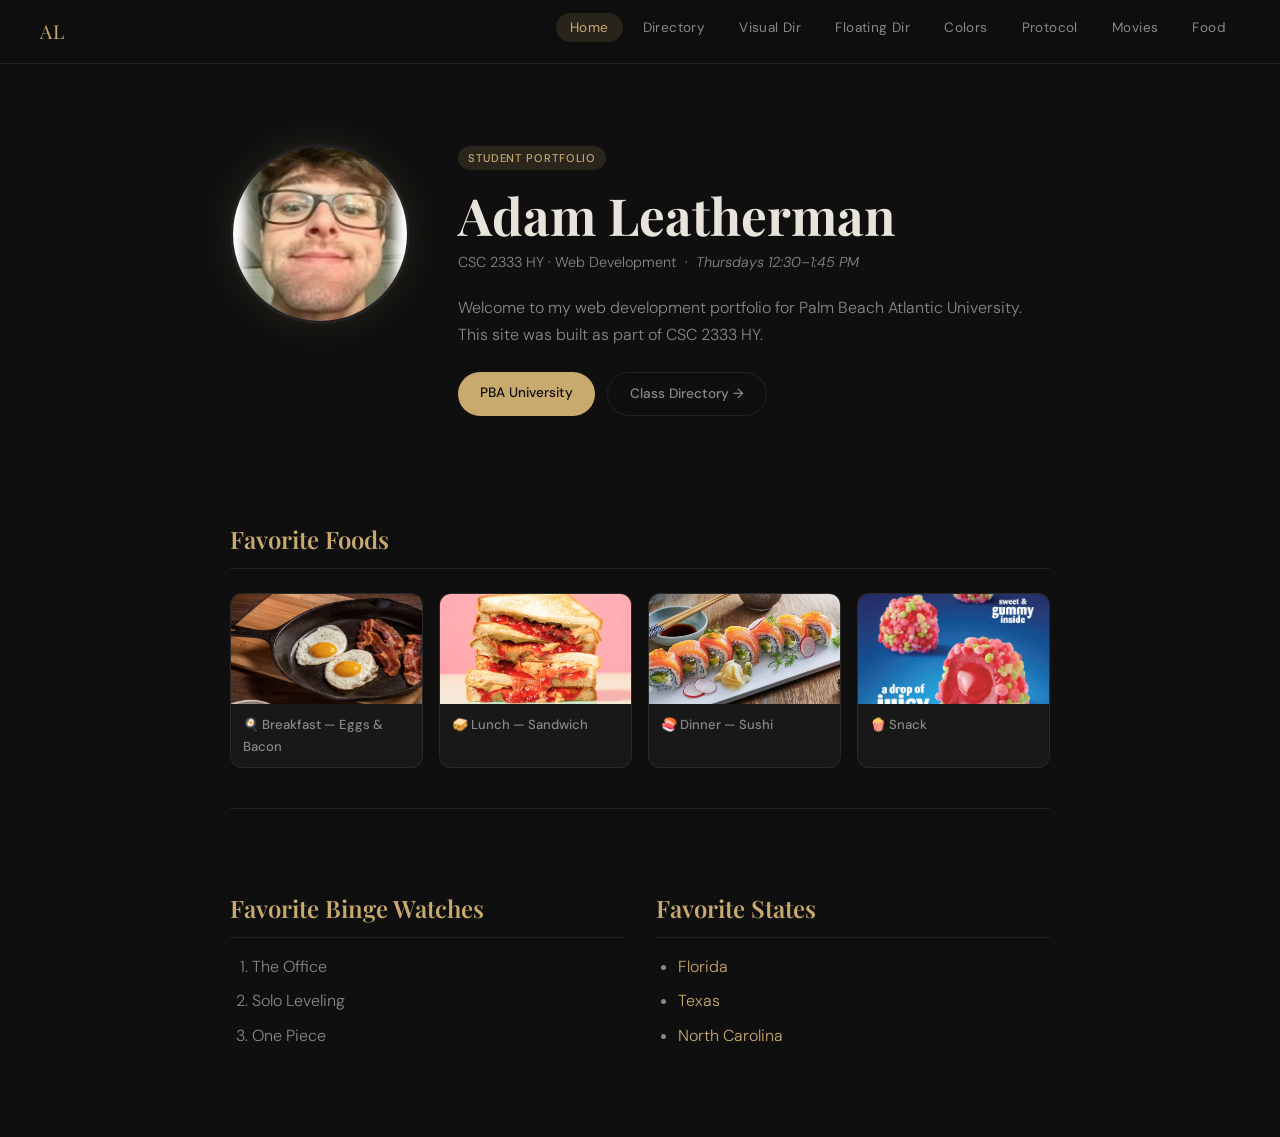
<file: index.html>
<!DOCTYPE html>
<html lang="en">
<head>
<meta charset="UTF-8">
<meta name="viewport" content="width=device-width, initial-scale=1.0">
<title>Adam Leatherman</title>
<link rel="stylesheet" href="style.css">
<style>
.hero {
  display: flex;
  align-items: flex-start;
  gap: 48px;
  padding-top: calc(var(--nav-h) + 80px);
  padding-bottom: 64px;
  padding-left: 40px;
  padding-right: 40px;
  max-width: 900px;
  margin: 0 auto;
}

.hero-photo {
  flex-shrink: 0;
  width: 180px;
  height: 180px;
  border-radius: 50%;
  object-fit: cover;
  border: 3px solid var(--border);
  box-shadow: 0 0 40px rgba(200,169,110,0.12);
  animation: fadeUp 0.6s ease forwards;
}

.hero-text { flex: 1; }

.hero-text .tag { margin-bottom: 16px; }

.hero-text h1 { margin-bottom: 6px; }

.hero-meta {
  color: var(--text-muted);
  font-size: 0.9rem;
  margin-bottom: 20px;
}

.hero-links { display: flex; gap: 12px; flex-wrap: wrap; margin-top: 24px; }

.btn {
  display: inline-block;
  padding: 10px 22px;
  border-radius: 24px;
  font-size: 0.85rem;
  font-weight: 500;
  transition: all 0.2s;
  text-decoration: none;
}

.btn-primary {
  background: var(--accent);
  color: #0f0f0f;
}
.btn-primary:hover { opacity: 0.85; }

.btn-ghost {
  border: 1px solid var(--border);
  color: var(--text-muted);
}
.btn-ghost:hover { border-color: var(--accent); color: var(--accent); opacity: 1; }

/* Sections */
.content-sections {
  max-width: 900px;
  margin: 0 auto;
  padding: 0 40px 80px;
}

/* Food grid */
.food-grid {
  display: grid;
  grid-template-columns: repeat(4, 1fr);
  gap: 16px;
  margin-top: 1.5rem;
}

.food-card {
  background: var(--surface);
  border: 1px solid var(--border);
  border-radius: var(--radius);
  overflow: hidden;
  transition: border-color 0.2s, transform 0.2s;
  text-decoration: none;
}
.food-card:hover {
  border-color: rgba(200,169,110,0.4);
  transform: translateY(-3px);
  opacity: 1;
}
.food-card img {
  width: 100%;
  height: 110px;
  object-fit: cover;
  display: block;
}
.food-label {
  padding: 10px 12px;
  font-size: 0.82rem;
  font-weight: 500;
  color: var(--text-muted);
}

/* Lists */
ol, ul {
  padding-left: 1.4rem;
  color: var(--text-muted);
}
li { margin-bottom: 0.5rem; }
li a { color: var(--accent); }

.two-col { display: grid; grid-template-columns: 1fr 1fr; gap: 32px; }
</style>
</head>
<body>

<nav>
  <a class="nav-brand" href="index.html">AL</a>
  <ul class="nav-links">
    <li><a href="index.html" class="active">Home</a></li>
    <li><a href="directory.html">Directory</a></li>
    <li><a href="Visual directory.html">Visual Dir</a></li>
    <li><a href="Floating_directory.html">Floating Dir</a></li>
    <li><a href="Colors.html">Colors</a></li>
    <li><a href="class_protocol_Leatherman.html">Protocol</a></li>
    <li><a href="movies.html">Movies</a></li>
    <li><a href="Food.html">Food</a></li>
  </ul>
</nav>

<div class="hero">
  <img class="hero-photo" src="myphoto_soft_10.jpg" alt="Adam Leatherman">
  <div class="hero-text fade-up">
    <span class="tag">Student Portfolio</span>
    <h1>Adam Leatherman</h1>
    <p class="hero-meta">CSC 2333 HY · Web Development &nbsp;·&nbsp; <i>Thursdays 12:30–1:45 PM</i></p>
    <p>Welcome to my web development portfolio for Palm Beach Atlantic University. This site was built as part of CSC 2333 HY.</p>
    <div class="hero-links">
      <a class="btn btn-primary" href="https://www.pba.edu/" target="_blank">PBA University</a>
      <a class="btn btn-ghost" href="directory.html">Class Directory →</a>
    </div>
  </div>
</div>

<div class="content-sections">

  <h2>Favorite Foods</h2>
  <div class="food-grid">
    <a class="food-card fade-up" href="Breakfest.png">
      <img src="Breakfest.png" alt="Breakfast">
      <div class="food-label">🍳 Breakfast — Eggs &amp; Bacon</div>
    </a>
    <a class="food-card fade-up" href="Lunch.png">
      <img src="Lunch.png" alt="Lunch">
      <div class="food-label">🥪 Lunch — Sandwich</div>
    </a>
    <a class="food-card fade-up" href="Dinner.png">
      <img src="Dinner.png" alt="Dinner">
      <div class="food-label">🍣 Dinner — Sushi</div>
    </a>
    <a class="food-card fade-up" href="Snack.png">
      <img src="Snack.png" alt="Snack">
      <div class="food-label">🍿 Snack</div>
    </a>
  </div>

  <hr class="divider">

  <div class="two-col">
    <div>
      <h2>Favorite Binge Watches</h2>
      <ol class="fade-up">
        <li>The Office</li>
        <li>Solo Leveling</li>
        <li>One Piece</li>
      </ol>
    </div>
    <div>
      <h2>Favorite States</h2>
      <ul class="fade-up">
        <li><a href="https://en.wikipedia.org/wiki/Florida" target="_blank">Florida</a></li>
        <li><a href="https://en.wikipedia.org/wiki/Texas" target="_blank">Texas</a></li>
        <li><a href="https://en.wikipedia.org/wiki/North_Carolina" target="_blank">North Carolina</a></li>
      </ul>
    </div>
  </div>

</div>

</body>
</html>
</file>
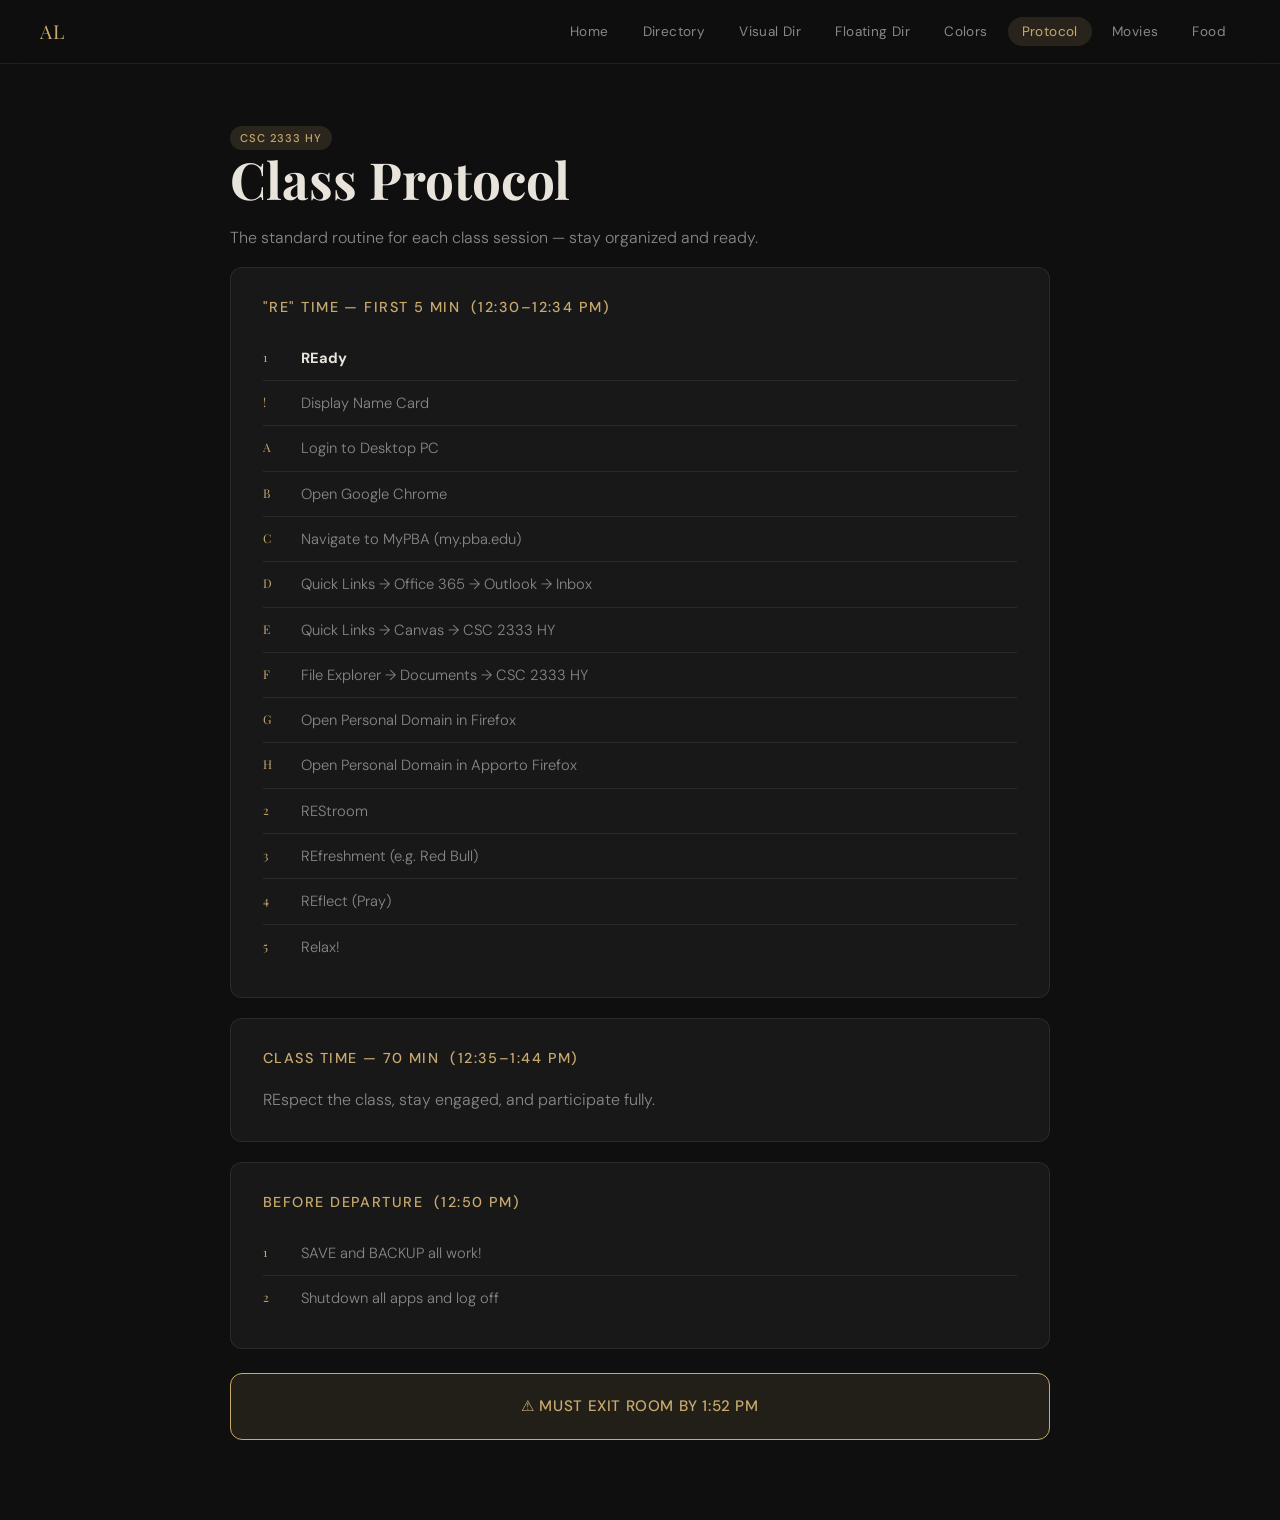
<file: class_protocol_Leatherman.html>
<!DOCTYPE html>
<html lang="en">
<head>
<meta charset="UTF-8">
<meta name="viewport" content="width=device-width, initial-scale=1.0">
<title>Adam Leatherman — Class Protocol</title>
<link rel="stylesheet" href="style.css">
<style>
.protocol-block {
  background: var(--surface);
  border: 1px solid var(--border);
  border-radius: var(--radius);
  padding: 28px 32px;
  margin-bottom: 20px;
}
.protocol-block h3 {
  margin-bottom: 1rem;
  color: var(--accent);
}
.step-list { list-style: none; padding: 0; }
.step-list li {
  display: flex;
  gap: 14px;
  padding: 10px 0;
  border-bottom: 1px solid var(--border);
  color: var(--text-muted);
  font-size: 0.92rem;
  align-items: flex-start;
}
.step-list li:last-child { border-bottom: none; }
.step-key {
  font-family: 'Playfair Display', serif;
  font-size: 0.75rem;
  color: var(--accent);
  min-width: 24px;
  padding-top: 2px;
}
.alert-box {
  background: rgba(200,169,110,0.1);
  border: 1px solid var(--accent);
  border-radius: var(--radius);
  padding: 20px 28px;
  font-weight: 500;
  color: var(--accent);
  font-size: 0.95rem;
  margin-top: 24px;
  text-align: center;
  letter-spacing: 0.04em;
}
</style>
</head>
<body>

<nav>
  <a class="nav-brand" href="index.html">AL</a>
  <ul class="nav-links">
    <li><a href="index.html">Home</a></li>
    <li><a href="directory.html">Directory</a></li>
    <li><a href="Visual directory.html">Visual Dir</a></li>
    <li><a href="Floating_directory.html">Floating Dir</a></li>
    <li><a href="Colors.html">Colors</a></li>
    <li><a href="class_protocol_Leatherman.html" class="active">Protocol</a></li>
    <li><a href="movies.html">Movies</a></li>
    <li><a href="Food.html">Food</a></li>
  </ul>
</nav>

<main class="page">
  <span class="tag">CSC 2333 HY</span>
  <h1>Class Protocol</h1>
  <p>The standard routine for each class session — stay organized and ready.</p>

  <div class="protocol-block fade-up">
    <h3>"RE" Time — First 5 Min &nbsp;(12:30–12:34 PM)</h3>
    <ul class="step-list">
      <li><span class="step-key">1</span> <strong style="color:var(--text)">REady</strong></li>
      <li><span class="step-key">!</span> Display Name Card</li>
      <li><span class="step-key">A</span> Login to Desktop PC</li>
      <li><span class="step-key">B</span> Open Google Chrome</li>
      <li><span class="step-key">C</span> Navigate to MyPBA (my.pba.edu)</li>
      <li><span class="step-key">D</span> Quick Links → Office 365 → Outlook → Inbox</li>
      <li><span class="step-key">E</span> Quick Links → Canvas → CSC 2333 HY</li>
      <li><span class="step-key">F</span> File Explorer → Documents → CSC 2333 HY</li>
      <li><span class="step-key">G</span> Open Personal Domain in Firefox</li>
      <li><span class="step-key">H</span> Open Personal Domain in Apporto Firefox</li>
      <li><span class="step-key">2</span> <span>REStroom</span></li>
      <li><span class="step-key">3</span> REfreshment (e.g. Red Bull)</li>
      <li><span class="step-key">4</span> REflect (Pray)</li>
      <li><span class="step-key">5</span> Relax!</li>
    </ul>
  </div>

  <div class="protocol-block fade-up">
    <h3>Class Time — 70 Min &nbsp;(12:35–1:44 PM)</h3>
    <p style="margin:0">REspect the class, stay engaged, and participate fully.</p>
  </div>

  <div class="protocol-block fade-up">
    <h3>Before Departure &nbsp;(12:50 PM)</h3>
    <ul class="step-list">
      <li><span class="step-key">1</span> SAVE and BACKUP all work!</li>
      <li><span class="step-key">2</span> Shutdown all apps and log off</li>
    </ul>
  </div>

  <div class="alert-box fade-up">⚠ MUST EXIT ROOM BY 1:52 PM</div>
</main>

</body>
</html>
</file>
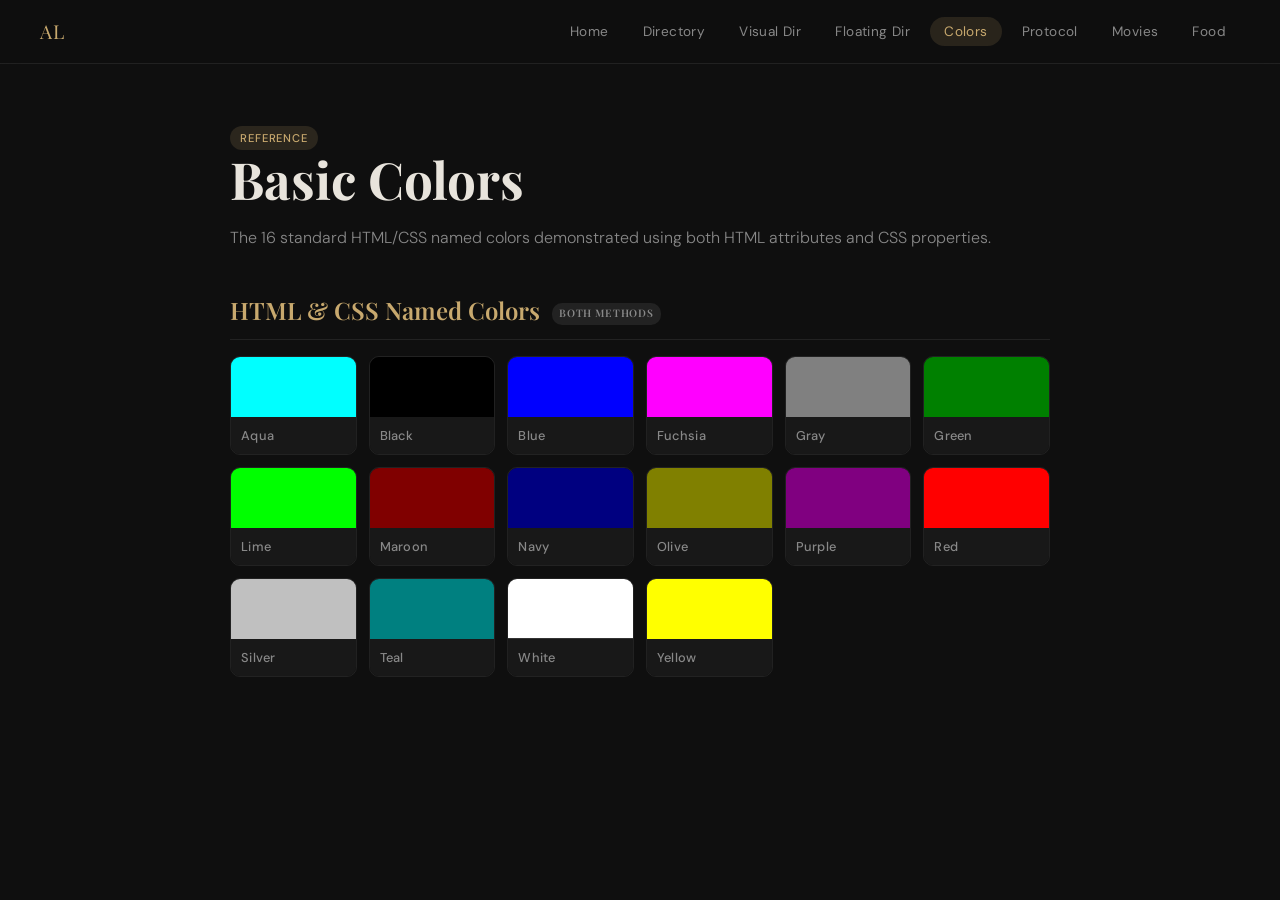
<file: Colors.html>
<!DOCTYPE html>
<html lang="en">
<head>
<meta charset="UTF-8">
<meta name="viewport" content="width=device-width, initial-scale=1.0">
<title>Adam Leatherman — Colors</title>
<link rel="stylesheet" href="style.css">
<style>
.colors-section { margin-bottom: 3rem; }

.color-grid {
  display: grid;
  grid-template-columns: repeat(auto-fill, minmax(120px, 1fr));
  gap: 12px;
  margin-top: 1rem;
}

.color-swatch {
  border-radius: 10px;
  overflow: hidden;
  border: 1px solid var(--border);
  transition: transform 0.2s;
}
.color-swatch:hover { transform: scale(1.04); }

.swatch-bar {
  height: 60px;
}

.swatch-label {
  background: var(--surface);
  padding: 8px 10px;
  font-size: 0.8rem;
  font-weight: 500;
  color: var(--text-muted);
  letter-spacing: 0.02em;
}

.method-badge {
  display: inline-block;
  font-size: 0.65rem;
  font-weight: 600;
  letter-spacing: 0.08em;
  text-transform: uppercase;
  background: var(--surface2);
  color: var(--text-muted);
  padding: 2px 7px;
  border-radius: 10px;
  margin-left: 6px;
  vertical-align: middle;
}
</style>
</head>
<body>

<nav>
  <a class="nav-brand" href="index.html">AL</a>
  <ul class="nav-links">
    <li><a href="index.html">Home</a></li>
    <li><a href="directory.html">Directory</a></li>
    <li><a href="Visual directory.html">Visual Dir</a></li>
    <li><a href="Floating_directory.html">Floating Dir</a></li>
    <li><a href="Colors.html" class="active">Colors</a></li>
    <li><a href="class_protocol_Leatherman.html">Protocol</a></li>
    <li><a href="movies.html">Movies</a></li>
    <li><a href="Food.html">Food</a></li>
  </ul>
</nav>

<main class="page">
  <span class="tag">Reference</span>
  <h1>Basic Colors</h1>
  <p>The 16 standard HTML/CSS named colors demonstrated using both HTML attributes and CSS properties.</p>

  <div class="colors-section">
    <h2>HTML &amp; CSS Named Colors <span class="method-badge">both methods</span></h2>
    <div class="color-grid">
      <div class="color-swatch fade-up"><div class="swatch-bar" style="background:Aqua"></div><div class="swatch-label">Aqua</div></div>
      <div class="color-swatch fade-up"><div class="swatch-bar" style="background:Black"></div><div class="swatch-label">Black</div></div>
      <div class="color-swatch fade-up"><div class="swatch-bar" style="background:Blue"></div><div class="swatch-label">Blue</div></div>
      <div class="color-swatch fade-up"><div class="swatch-bar" style="background:Fuchsia"></div><div class="swatch-label">Fuchsia</div></div>
      <div class="color-swatch fade-up"><div class="swatch-bar" style="background:Gray"></div><div class="swatch-label">Gray</div></div>
      <div class="color-swatch fade-up"><div class="swatch-bar" style="background:Green"></div><div class="swatch-label">Green</div></div>
      <div class="color-swatch fade-up"><div class="swatch-bar" style="background:Lime"></div><div class="swatch-label">Lime</div></div>
      <div class="color-swatch fade-up"><div class="swatch-bar" style="background:Maroon"></div><div class="swatch-label">Maroon</div></div>
      <div class="color-swatch fade-up"><div class="swatch-bar" style="background:Navy"></div><div class="swatch-label">Navy</div></div>
      <div class="color-swatch fade-up"><div class="swatch-bar" style="background:Olive"></div><div class="swatch-label">Olive</div></div>
      <div class="color-swatch fade-up"><div class="swatch-bar" style="background:Purple"></div><div class="swatch-label">Purple</div></div>
      <div class="color-swatch fade-up"><div class="swatch-bar" style="background:Red"></div><div class="swatch-label">Red</div></div>
      <div class="color-swatch fade-up"><div class="swatch-bar" style="background:Silver"></div><div class="swatch-label">Silver</div></div>
      <div class="color-swatch fade-up"><div class="swatch-bar" style="background:Teal"></div><div class="swatch-label">Teal</div></div>
      <div class="color-swatch fade-up"><div class="swatch-bar" style="background:White; border-bottom:1px solid #333"></div><div class="swatch-label">White</div></div>
      <div class="color-swatch fade-up"><div class="swatch-bar" style="background:Yellow"></div><div class="swatch-label">Yellow</div></div>
    </div>
  </div>
</main>

</body>
</html>
</file>
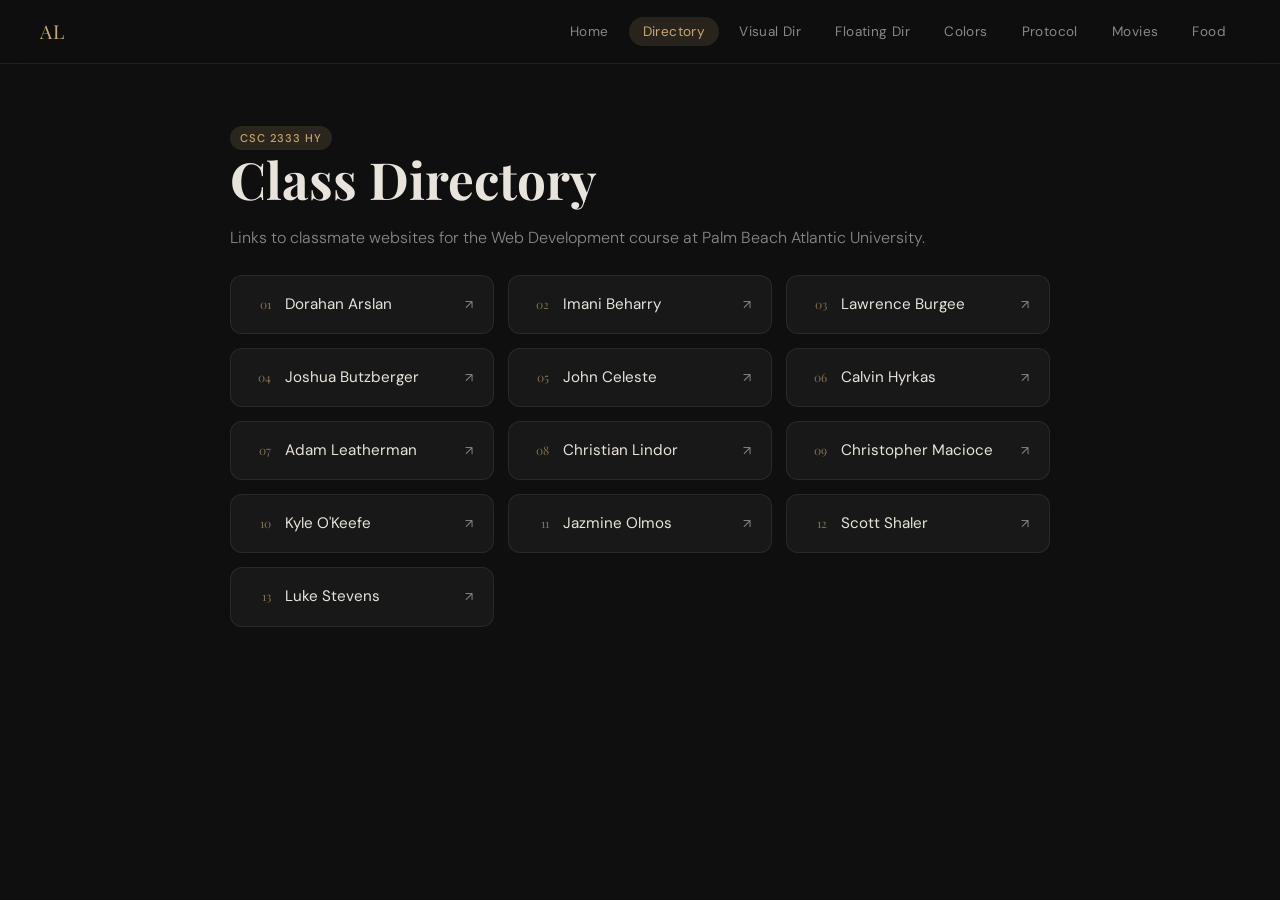
<file: directory.html>
<!DOCTYPE html>
<html lang="en">
<head>
<meta charset="UTF-8">
<meta name="viewport" content="width=device-width, initial-scale=1.0">
<title>Adam Leatherman — Directory</title>
<link rel="stylesheet" href="style.css">
<style>
.dir-list {
  display: grid;
  grid-template-columns: repeat(auto-fill, minmax(260px, 1fr));
  gap: 14px;
  margin-top: 1.5rem;
}
.dir-item {
  display: flex;
  align-items: center;
  gap: 14px;
  background: var(--surface);
  border: 1px solid var(--border);
  border-radius: var(--radius);
  padding: 16px 20px;
  text-decoration: none;
  color: var(--text);
  font-weight: 400;
  font-size: 0.95rem;
  transition: all 0.2s;
}
.dir-item:hover {
  border-color: rgba(200,169,110,0.4);
  color: var(--accent);
  transform: translateX(4px);
  opacity: 1;
}
.dir-num {
  font-family: 'Playfair Display', serif;
  font-size: 0.75rem;
  color: var(--accent);
  opacity: 0.6;
  min-width: 20px;
  text-align: right;
}
.arrow { margin-left: auto; color: var(--text-muted); font-size: 0.8rem; }
</style>
</head>
<body>

<nav>
  <a class="nav-brand" href="index.html">AL</a>
  <ul class="nav-links">
    <li><a href="index.html">Home</a></li>
    <li><a href="directory.html" class="active">Directory</a></li>
    <li><a href="Visual directory.html">Visual Dir</a></li>
    <li><a href="Floating_directory.html">Floating Dir</a></li>
    <li><a href="Colors.html">Colors</a></li>
    <li><a href="class_protocol_Leatherman.html">Protocol</a></li>
    <li><a href="movies.html">Movies</a></li>
    <li><a href="Food.html">Food</a></li>
  </ul>
</nav>

<main class="page">
  <span class="tag">CSC 2333 HY</span>
  <h1>Class Directory</h1>
  <p>Links to classmate websites for the Web Development course at Palm Beach Atlantic University.</p>

  <div class="dir-list">
    <a class="dir-item fade-up" href="https://www.barsarslan.com/" target="_blank">
      <span class="dir-num">01</span>Dorahan Arslan<span class="arrow">↗</span>
    </a>
    <a class="dir-item fade-up" href="https://www.imanibeharry.com/" target="_blank">
      <span class="dir-num">02</span>Imani Beharry<span class="arrow">↗</span>
    </a>
    <a class="dir-item fade-up" href="https://www.lburgee.com/" target="_blank">
      <span class="dir-num">03</span>Lawrence Burgee<span class="arrow">↗</span>
    </a>
    <a class="dir-item fade-up" href="https://www.jbutz.com/" target="_blank">
      <span class="dir-num">04</span>Joshua Butzberger<span class="arrow">↗</span>
    </a>
    <a class="dir-item fade-up" href="https://www.jceleste.com/" target="_blank">
      <span class="dir-num">05</span>John Celeste<span class="arrow">↗</span>
    </a>
    <a class="dir-item fade-up" href="https://www.calvinhyrkas.com/" target="_blank">
      <span class="dir-num">06</span>Calvin Hyrkas<span class="arrow">↗</span>
    </a>
    <a class="dir-item fade-up" href="https://www.aleatherman.com/" target="_blank">
      <span class="dir-num">07</span>Adam Leatherman<span class="arrow">↗</span>
    </a>
    <a class="dir-item fade-up" href="https://www.christianlindor.com/" target="_blank">
      <span class="dir-num">08</span>Christian Lindor<span class="arrow">↗</span>
    </a>
    <a class="dir-item fade-up" href="https://www.cmacioce.com/" target="_blank">
      <span class="dir-num">09</span>Christopher Macioce<span class="arrow">↗</span>
    </a>
    <a class="dir-item fade-up" href="https://www.kyleokeefe.com/" target="_blank">
      <span class="dir-num">10</span>Kyle O'Keefe<span class="arrow">↗</span>
    </a>
    <a class="dir-item fade-up" href="https://www.jazmineolmos.com/" target="_blank">
      <span class="dir-num">11</span>Jazmine Olmos<span class="arrow">↗</span>
    </a>
    <a class="dir-item fade-up" href="https://www.sshaler.com/" target="_blank">
      <span class="dir-num">12</span>Scott Shaler<span class="arrow">↗</span>
    </a>
    <a class="dir-item fade-up" href="https://www.lukesstevens.com/" target="_blank">
      <span class="dir-num">13</span>Luke Stevens<span class="arrow">↗</span>
    </a>
  </div>
</main>

</body>
</html>
</file>
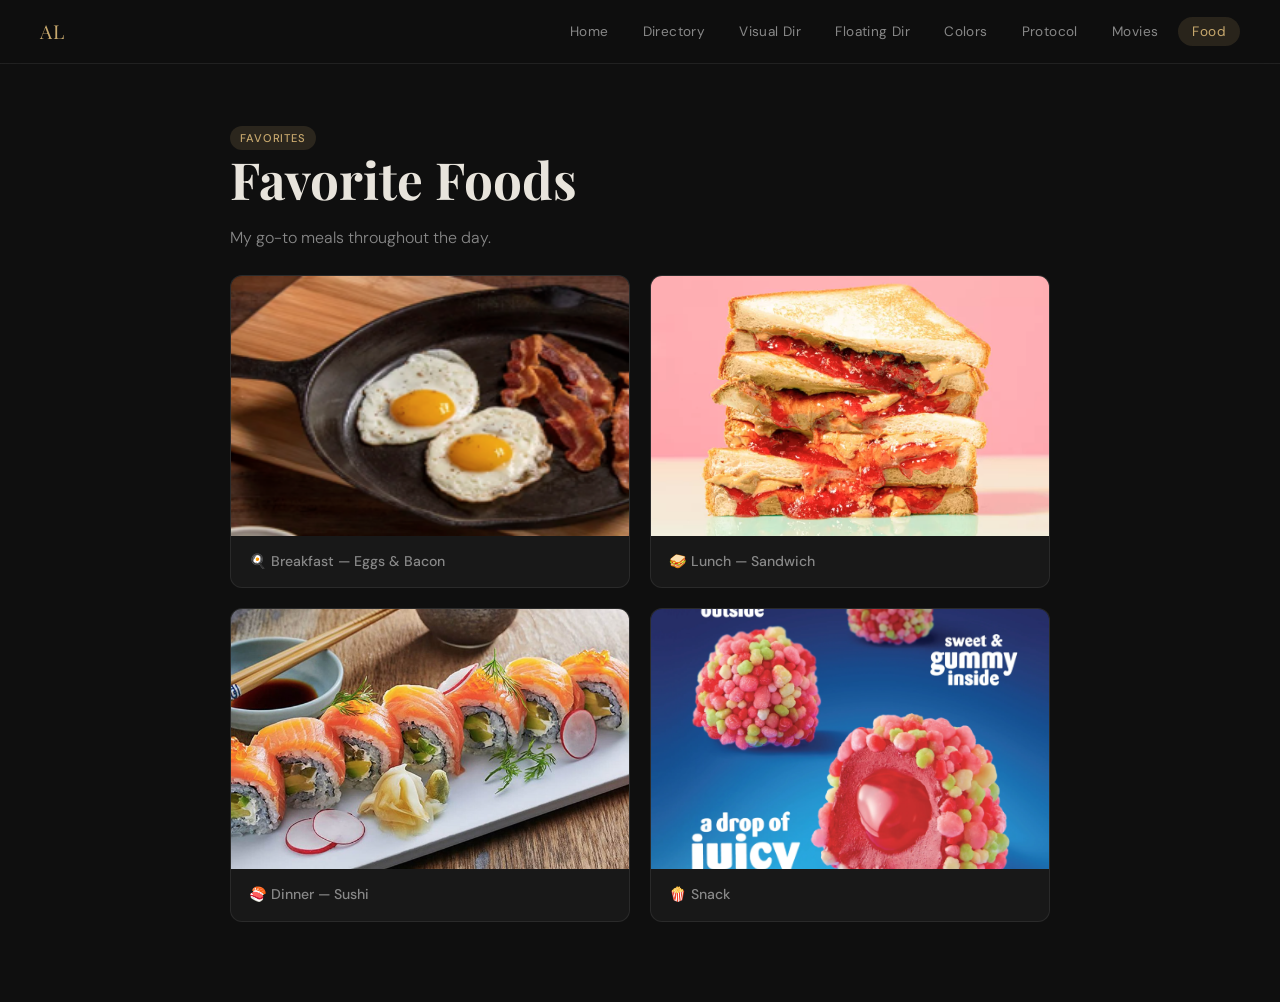
<file: Food.html>
<!DOCTYPE html>
<html lang="en">
<head>
<meta charset="UTF-8">
<meta name="viewport" content="width=device-width, initial-scale=1.0">
<title>Adam Leatherman — Food</title>
<link rel="stylesheet" href="style.css">
<style>
.food-grid {
  display: grid;
  grid-template-columns: repeat(2, 1fr);
  gap: 20px;
  margin-top: 1.5rem;
}
.food-card {
  background: var(--surface);
  border: 1px solid var(--border);
  border-radius: var(--radius);
  overflow: hidden;
  transition: border-color 0.2s, transform 0.2s;
}
.food-card:hover {
  border-color: rgba(200,169,110,0.4);
  transform: translateY(-4px);
}
.food-card img {
  width: 100%;
  height: 260px;
  object-fit: cover;
  display: block;
}
.food-label {
  padding: 14px 18px;
  font-size: 0.88rem;
  font-weight: 500;
  color: var(--text-muted);
}
</style>
</head>
<body>

<nav>
  <a class="nav-brand" href="index.html">AL</a>
  <ul class="nav-links">
    <li><a href="index.html">Home</a></li>
    <li><a href="directory.html">Directory</a></li>
    <li><a href="Visual directory.html">Visual Dir</a></li>
    <li><a href="Floating_directory.html">Floating Dir</a></li>
    <li><a href="Colors.html">Colors</a></li>
    <li><a href="class_protocol_Leatherman.html">Protocol</a></li>
    <li><a href="movies.html">Movies</a></li>
    <li><a href="Food.html" class="active">Food</a></li>
  </ul>
</nav>

<main class="page">
  <span class="tag">Favorites</span>
  <h1>Favorite Foods</h1>
  <p>My go-to meals throughout the day.</p>

  <div class="food-grid">
    <div class="food-card fade-up">
      <img src="Breakfest.png" alt="Breakfast">
      <div class="food-label">🍳 Breakfast — Eggs &amp; Bacon</div>
    </div>
    <div class="food-card fade-up">
      <img src="Lunch.png" alt="Lunch">
      <div class="food-label">🥪 Lunch — Sandwich</div>
    </div>
    <div class="food-card fade-up">
      <img src="Dinner.png" alt="Dinner">
      <div class="food-label">🍣 Dinner — Sushi</div>
    </div>
    <div class="food-card fade-up">
      <img src="Snack.png" alt="Snack">
      <div class="food-label">🍿 Snack</div>
    </div>
  </div>
</main>

</body>
</html>
</file>
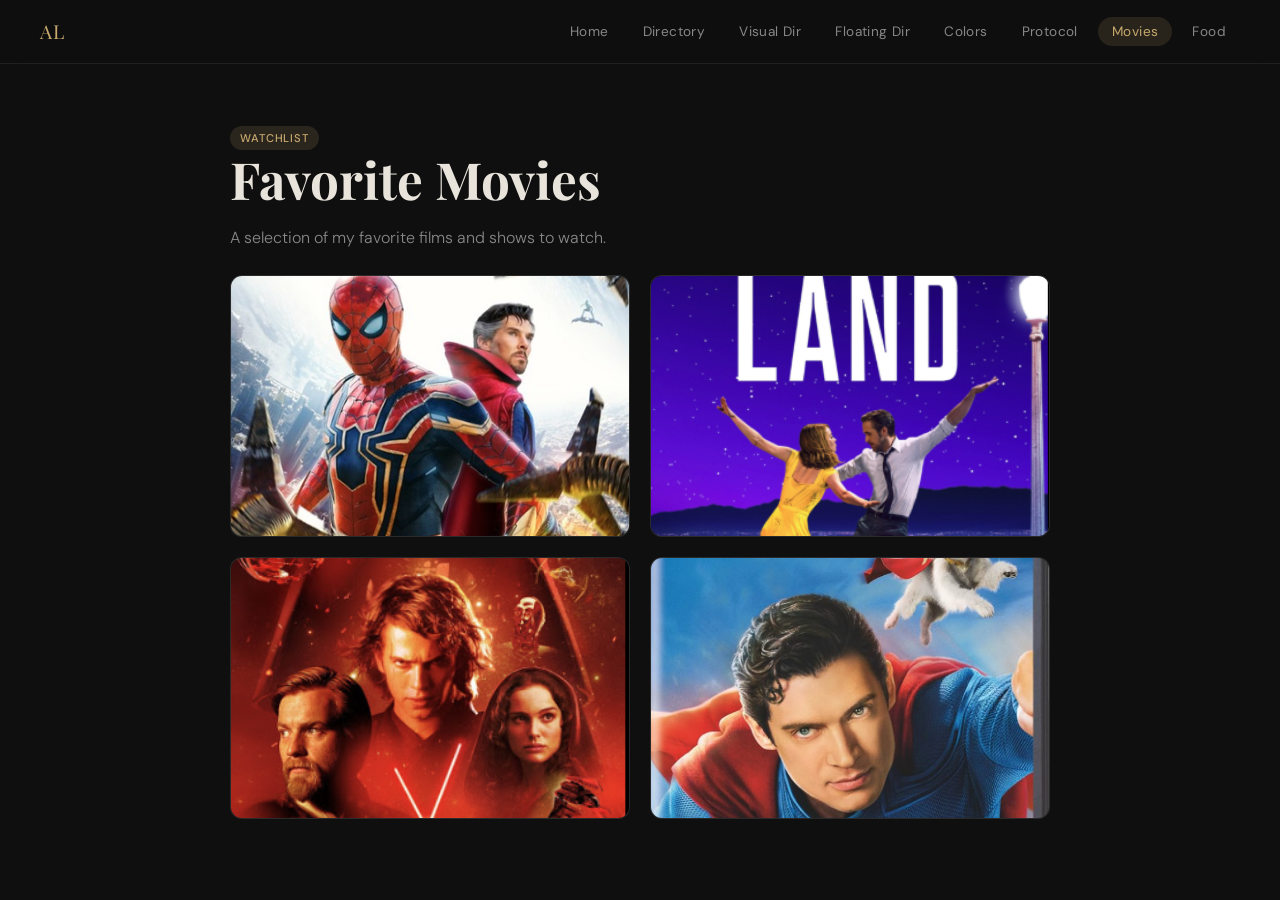
<file: movies.html>
<!DOCTYPE html>
<html lang="en">
<head>
<meta charset="UTF-8">
<meta name="viewport" content="width=device-width, initial-scale=1.0">
<title>Adam Leatherman — Movies</title>
<link rel="stylesheet" href="style.css">
<style>
.movie-grid {
  display: grid;
  grid-template-columns: repeat(2, 1fr);
  gap: 20px;
  margin-top: 1.5rem;
}
.movie-card {
  background: var(--surface);
  border: 1px solid var(--border);
  border-radius: var(--radius);
  overflow: hidden;
  transition: border-color 0.2s, transform 0.2s;
}
.movie-card:hover {
  border-color: rgba(200,169,110,0.4);
  transform: translateY(-4px);
}
.movie-card img {
  width: 100%;
  height: 260px;
  object-fit: cover;
  display: block;
}
</style>
</head>
<body>

<nav>
  <a class="nav-brand" href="index.html">AL</a>
  <ul class="nav-links">
    <li><a href="index.html">Home</a></li>
    <li><a href="directory.html">Directory</a></li>
    <li><a href="Visual directory.html">Visual Dir</a></li>
    <li><a href="Floating_directory.html">Floating Dir</a></li>
    <li><a href="Colors.html">Colors</a></li>
    <li><a href="class_protocol_Leatherman.html">Protocol</a></li>
    <li><a href="movies.html" class="active">Movies</a></li>
    <li><a href="Food.html">Food</a></li>
  </ul>
</nav>

<main class="page">
  <span class="tag">Watchlist</span>
  <h1>Favorite Movies</h1>
  <p>A selection of my favorite films and shows to watch.</p>

  <div class="movie-grid">
    <div class="movie-card fade-up"><img src="movie1.png" alt="Movie 1"></div>
    <div class="movie-card fade-up"><img src="movie2.png" alt="Movie 2"></div>
    <div class="movie-card fade-up"><img src="movie3.png" alt="Movie 3"></div>
    <div class="movie-card fade-up"><img src="movie4.png" alt="Movie 4"></div>
  </div>
</main>

</body>
</html>
</file>
<file: style.css>
@import url('https://fonts.googleapis.com/css2?family=Playfair+Display:wght@400;600;700&family=DM+Sans:wght@300;400;500&display=swap');

:root {
  --bg: #0f0f0f;
  --surface: #181818;
  --surface2: #222222;
  --border: rgba(255,255,255,0.08);
  --accent: #c8a96e;
  --accent-dim: rgba(200,169,110,0.15);
  --text: #e8e4dc;
  --text-muted: #888;
  --radius: 12px;
  --nav-h: 64px;
}

*, *::before, *::after { box-sizing: border-box; margin: 0; padding: 0; }

html { scroll-behavior: smooth; }

body {
  background: var(--bg);
  color: var(--text);
  font-family: 'DM Sans', sans-serif;
  font-weight: 300;
  min-height: 100vh;
  line-height: 1.65;
}

/* ── NAV ── */
nav {
  position: fixed; top: 0; left: 0; right: 0; z-index: 100;
  height: var(--nav-h);
  background: rgba(15,15,15,0.85);
  backdrop-filter: blur(12px);
  border-bottom: 1px solid var(--border);
  display: flex; align-items: center; justify-content: space-between;
  padding: 0 40px;
}

.nav-brand {
  font-family: 'Playfair Display', serif;
  font-size: 1.2rem;
  color: var(--accent);
  text-decoration: none;
  letter-spacing: 0.04em;
}

.nav-links {
  display: flex; gap: 6px; list-style: none;
}

.nav-links a {
  color: var(--text-muted);
  text-decoration: none;
  font-size: 0.85rem;
  font-weight: 400;
  padding: 6px 14px;
  border-radius: 20px;
  transition: all 0.2s;
  letter-spacing: 0.03em;
}

.nav-links a:hover,
.nav-links a.active {
  color: var(--accent);
  background: var(--accent-dim);
}

/* ── PAGE WRAPPER ── */
.page {
  padding-top: calc(var(--nav-h) + 60px);
  padding-bottom: 80px;
  max-width: 900px;
  margin: 0 auto;
  padding-left: 40px;
  padding-right: 40px;
}

/* ── TYPOGRAPHY ── */
h1 {
  font-family: 'Playfair Display', serif;
  font-size: clamp(2rem, 5vw, 3.2rem);
  font-weight: 700;
  line-height: 1.15;
  color: var(--text);
  margin-bottom: 0.3em;
}

h2 {
  font-family: 'Playfair Display', serif;
  font-size: 1.5rem;
  font-weight: 600;
  color: var(--accent);
  margin: 2.5rem 0 1rem;
  padding-bottom: 0.5rem;
  border-bottom: 1px solid var(--border);
}

h3 {
  font-size: 0.9rem;
  font-weight: 500;
  letter-spacing: 0.1em;
  text-transform: uppercase;
  color: var(--text-muted);
  margin-bottom: 0.5em;
}

p { color: var(--text-muted); margin-bottom: 1rem; }

a { color: var(--accent); text-decoration: none; transition: opacity 0.2s; }
a:hover { opacity: 0.75; }

/* ── DIVIDER ── */
.divider {
  border: none;
  border-top: 1px solid var(--border);
  margin: 2.5rem 0;
}

/* ── CARDS ── */
.card {
  background: var(--surface);
  border: 1px solid var(--border);
  border-radius: var(--radius);
  padding: 24px;
  transition: border-color 0.2s;
}
.card:hover { border-color: rgba(200,169,110,0.3); }

/* ── TAG ── */
.tag {
  display: inline-block;
  font-size: 0.7rem;
  font-weight: 500;
  letter-spacing: 0.08em;
  text-transform: uppercase;
  color: var(--accent);
  background: var(--accent-dim);
  padding: 3px 10px;
  border-radius: 20px;
}

/* ── FADE IN ── */
@keyframes fadeUp {
  from { opacity: 0; transform: translateY(20px); }
  to   { opacity: 1; transform: translateY(0); }
}

.fade-up {
  animation: fadeUp 0.6s ease forwards;
  opacity: 0;
}
.fade-up:nth-child(1) { animation-delay: 0.05s; }
.fade-up:nth-child(2) { animation-delay: 0.12s; }
.fade-up:nth-child(3) { animation-delay: 0.19s; }
.fade-up:nth-child(4) { animation-delay: 0.26s; }
.fade-up:nth-child(5) { animation-delay: 0.33s; }
.fade-up:nth-child(6) { animation-delay: 0.40s; }
</file>
